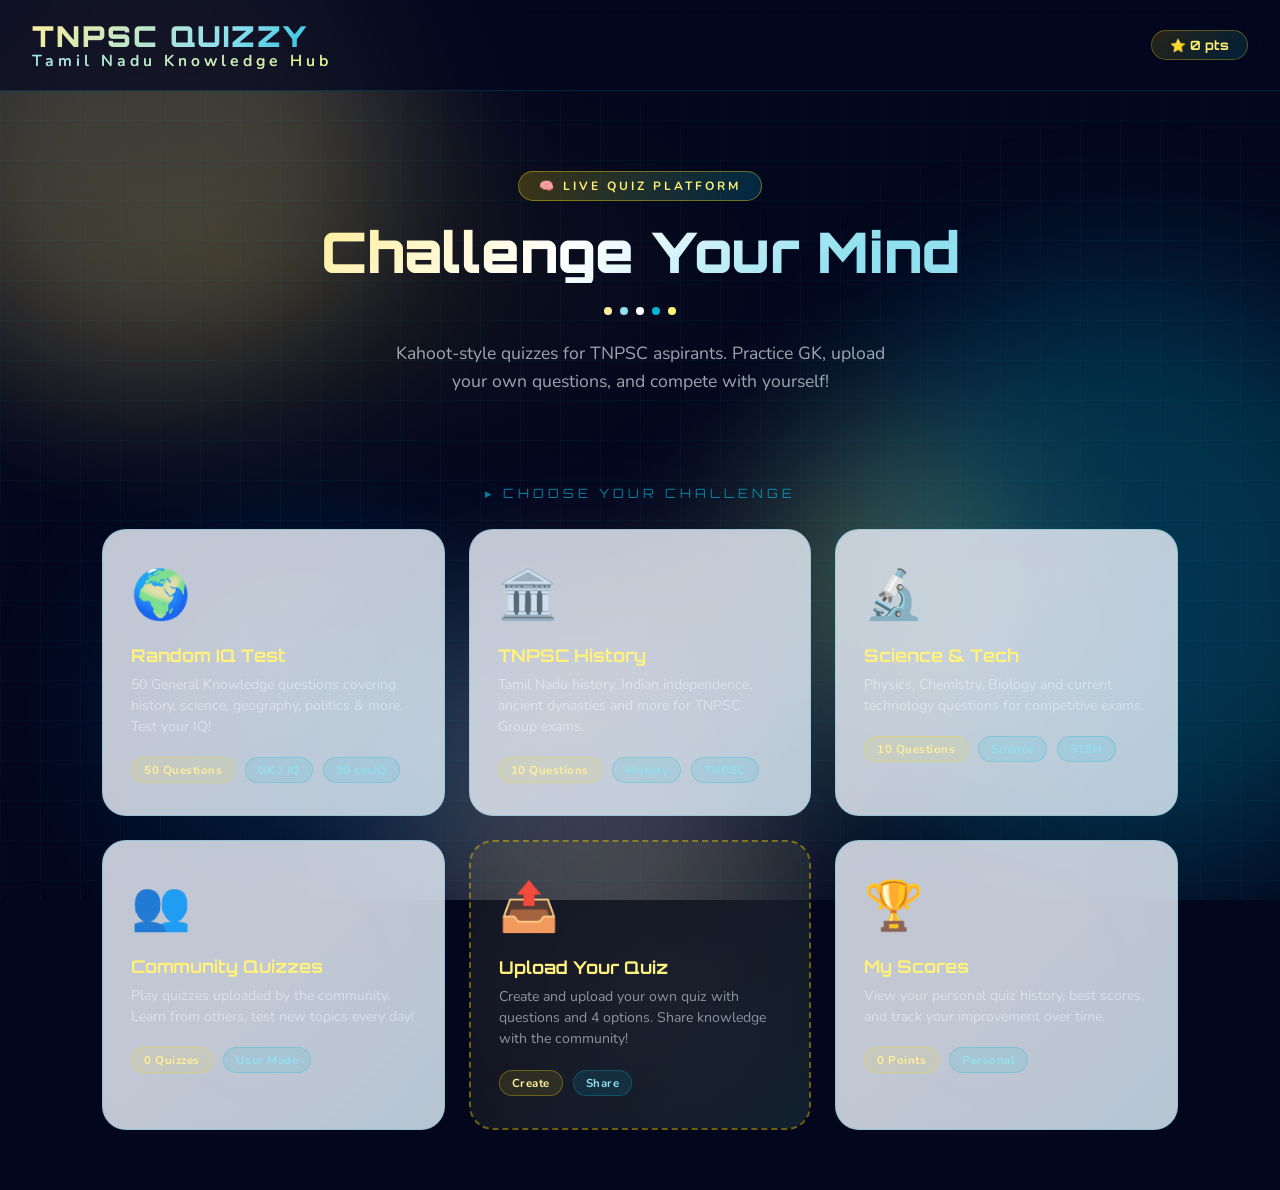
<file: tnpsc-quizzy.html>
<!DOCTYPE html>
<html lang="en">
<head>
<meta charset="UTF-8">
<meta name="viewport" content="width=device-width, initial-scale=1.0">
<title>TNPSC QUIZZY</title>
<link href="https://fonts.googleapis.com/css2?family=Exo+2:wght@400;600;700;900&family=Orbitron:wght@700;900&family=Nunito:wght@400;600;700;800&display=swap" rel="stylesheet">
<style>
  :root {
    --yellow: #ffee98;
    --yellow-light: #FFF176;
    --yellow-dark: #ffffff;
    --sky: #00B4D8;
    --sky-light: #90E0EF;
    --sky-dark: #0077B6;
    --bg: #03071E;
    --bg2: #05102e;
    --white: #F0F8FF;
    --card-bg: rgba(225, 231, 241, 0.85);
    --glass: rgba(117, 229, 251, 0.08);
    --radius: 20px;
    --shadow: 0 8px 40px rgba(0,180,216,0.18);
  }

  * { box-sizing: border-box; margin: 0; padding: 0; }

  body {
    font-family: 'Nunito', sans-serif;
    background: var(--bg);
    color: var(--white);
    min-height: 100vh;
    overflow-x: hidden;
  }

  /* ===== LIQUID CRYSTAL BACKGROUND ===== */
  .liquid-bg {
    position: fixed;
    inset: 0;
    z-index: 0;
    overflow: hidden;
    pointer-events: none;
  }

  .liquid-blob {
    position: absolute;
    border-radius: 50%;
    filter: blur(80px);
    opacity: 0.22;
    animation: blobMove 12s ease-in-out infinite alternate;
  }
  .lb1 { width: 500px; height: 500px; background: var(--yellow); top: -120px; left: -100px; animation-duration: 14s; }
  .lb2 { width: 600px; height: 600px; background: var(--sky); top: 30%; right: -150px; animation-duration: 18s; animation-delay: -4s; }
  .lb3 { width: 400px; height: 400px; background: var(--yellow-dark); bottom: -100px; left: 30%; animation-duration: 16s; animation-delay: -8s; }
  .lb4 { width: 350px; height: 350px; background: var(--sky-dark); top: 60%; left: 10%; animation-duration: 20s; animation-delay: -2s; }
  .lb5 { width: 280px; height: 280px; background: var(--yellow-light); bottom: 20%; right: 20%; animation-duration: 11s; animation-delay: -6s; }

  @keyframes blobMove {
    0% { transform: translate(0,0) scale(1); }
    33% { transform: translate(40px,-60px) scale(1.1); }
    66% { transform: translate(-30px,40px) scale(0.95); }
    100% { transform: translate(60px,20px) scale(1.05); }
  }

  .liquid-flow {
    position: absolute;
    inset: 0;
    background: 
      radial-gradient(ellipse 60% 40% at 20% 30%, rgba(255,214,0,0.07) 0%, transparent 70%),
      radial-gradient(ellipse 50% 60% at 80% 70%, rgba(0,180,216,0.09) 0%, transparent 70%);
    animation: flowShift 8s ease-in-out infinite alternate;
  }
  @keyframes flowShift {
    0% { opacity: 0.7; }
    100% { opacity: 1; }
  }

  /* Crystal grid overlay */
  .crystal-grid {
    position: absolute;
    inset: 0;
    background-image: 
      linear-gradient(rgba(0,180,216,0.04) 1px, transparent 1px),
      linear-gradient(90deg, rgba(0,180,216,0.04) 1px, transparent 1px);
    background-size: 40px 40px;
  }

  /* ===== MAIN WRAPPER ===== */
  .main-wrapper {
    position: relative;
    z-index: 1;
    min-height: 100vh;
  }

  /* ===== HEADER ===== */
  .header {
    display: flex;
    align-items: center;
    justify-content: space-between;
    padding: 18px 32px;
    background: rgba(3,7,30,0.7);
    backdrop-filter: blur(20px);
    border-bottom: 1.5px solid rgba(0,180,216,0.18);
    position: sticky;
    top: 0;
    z-index: 100;
  }

  .logo {
    font-family: 'Orbitron', sans-serif;
    font-size: clamp(1.2rem, 3vw, 1.8rem);
    font-weight: 900;
    letter-spacing: 2px;
    background: linear-gradient(135deg, var(--yellow) 0%, var(--sky-light) 60%, var(--sky) 100%);
    -webkit-background-clip: text;
    -webkit-text-fill-color: transparent;
    background-clip: text;
    text-shadow: none;
    animation: logoPulse 3s ease-in-out infinite;
  }
  @keyframes logoPulse {
    0%,100% { filter: brightness(1); }
    50% { filter: brightness(1.2) drop-shadow(0 0 12px rgba(255,214,0,0.5)); }
  }

  .logo-sub {
    font-size: 0.55em;
    font-family: 'Nunito', sans-serif;
    font-weight: 600;
    letter-spacing: 4px;
    display: block;
    background: linear-gradient(90deg, var(--sky-light), var(--yellow-light));
    -webkit-background-clip: text;
    -webkit-text-fill-color: transparent;
    background-clip: text;
    margin-top: -4px;
  }

  .header-score {
    display: flex;
    gap: 16px;
    align-items: center;
  }

  .score-badge {
    background: linear-gradient(135deg, rgba(255,214,0,0.15), rgba(0,180,216,0.15));
    border: 1.5px solid rgba(255,214,0,0.3);
    border-radius: 50px;
    padding: 6px 18px;
    font-family: 'Orbitron', sans-serif;
    font-size: 0.8rem;
    font-weight: 700;
    color: var(--yellow-light);
    display: flex;
    align-items: center;
    gap: 8px;
  }

  /* ===== SCREENS ===== */
  .screen {
    display: none;
    animation: screenIn 0.5s cubic-bezier(0.34,1.56,0.64,1) both;
  }
  .screen.active { display: block; }
  @keyframes screenIn {
    from { opacity: 0; transform: scale(0.95) translateY(20px); }
    to { opacity: 1; transform: scale(1) translateY(0); }
  }

  /* ===== HOME SCREEN ===== */
  #homeScreen {
    padding: 40px 20px 60px;
  }

  .hero {
    text-align: center;
    max-width: 700px;
    margin: 0 auto 50px;
    padding: 40px 20px;
  }

  .hero-badge {
    display: inline-block;
    background: linear-gradient(90deg, rgba(255,214,0,0.2), rgba(0,180,216,0.2));
    border: 1px solid rgba(255,214,0,0.4);
    border-radius: 50px;
    padding: 6px 20px;
    font-size: 0.75rem;
    font-weight: 700;
    letter-spacing: 3px;
    color: var(--yellow-light);
    text-transform: uppercase;
    margin-bottom: 20px;
    animation: badgePulse 2s ease-in-out infinite;
  }
  @keyframes badgePulse {
    0%,100% { box-shadow: 0 0 0 0 rgba(255,214,0,0.3); }
    50% { box-shadow: 0 0 20px 4px rgba(255,214,0,0.2); }
  }

  .hero h1 {
    font-family: 'Orbitron', sans-serif;
    font-size: clamp(2rem, 6vw, 3.5rem);
    font-weight: 900;
    line-height: 1.1;
    margin-bottom: 16px;
    background: linear-gradient(135deg, var(--yellow) 0%, #fff 40%, var(--sky-light) 80%);
    -webkit-background-clip: text;
    -webkit-text-fill-color: transparent;
    background-clip: text;
  }

  .hero p {
    font-size: 1.1rem;
    color: rgba(240,248,255,0.65);
    line-height: 1.6;
    max-width: 500px;
    margin: 0 auto;
  }

  /* Liquid waves decoration */
  .wave-divider {
    display: flex;
    align-items: center;
    justify-content: center;
    gap: 8px;
    margin: 24px 0;
  }
  .wave-dot {
    width: 8px; height: 8px;
    border-radius: 50%;
    animation: waveDot 1.5s ease-in-out infinite;
  }
  .wave-dot:nth-child(1) { background: var(--yellow); animation-delay: 0s; }
  .wave-dot:nth-child(2) { background: var(--sky-light); animation-delay: 0.2s; }
  .wave-dot:nth-child(3) { background: var(--yellow-dark); animation-delay: 0.4s; }
  .wave-dot:nth-child(4) { background: var(--sky); animation-delay: 0.6s; }
  .wave-dot:nth-child(5) { background: var(--yellow-light); animation-delay: 0.8s; }
  @keyframes waveDot {
    0%,100% { transform: scale(1); opacity: 0.5; }
    50% { transform: scale(1.6); opacity: 1; }
  }

  /* ===== QUIZ CARDS GRID ===== */
  .quiz-grid {
    display: grid;
    grid-template-columns: repeat(auto-fit, minmax(280px, 1fr));
    gap: 24px;
    max-width: 1100px;
    margin: 0 auto;
    padding: 0 12px;
  }

  .quiz-card {
    background: var(--card-bg);
    border-radius: 24px;
    padding: 32px 28px;
    border: 1.5px solid rgba(0,180,216,0.2);
    cursor: pointer;
    position: relative;
    overflow: hidden;
    transition: transform 0.3s cubic-bezier(0.34,1.56,0.64,1), box-shadow 0.3s ease, border-color 0.3s;
    backdrop-filter: blur(12px);
  }

  .quiz-card::before {
    content: '';
    position: absolute;
    inset: 0;
    background: linear-gradient(135deg, transparent 40%, rgba(0,180,216,0.06));
    pointer-events: none;
  }

  .quiz-card::after {
    content: '';
    position: absolute;
    top: -100%;
    left: -100%;
    width: 300%;
    height: 300%;
    background: radial-gradient(circle, rgba(255,255,255,0.06) 0%, transparent 60%);
    transition: transform 0.6s ease;
    pointer-events: none;
  }

  .quiz-card:hover::after {
    transform: translate(33%, 33%);
  }

  .quiz-card:hover {
    transform: translateY(-8px) scale(1.02);
    border-color: rgba(255,214,0,0.5);
    box-shadow: 0 20px 60px rgba(255,214,0,0.15), 0 0 40px rgba(0,180,216,0.1);
  }

  .card-icon {
    font-size: 3rem;
    margin-bottom: 16px;
    display: block;
    animation: iconFloat 3s ease-in-out infinite;
  }
  @keyframes iconFloat {
    0%,100% { transform: translateY(0); }
    50% { transform: translateY(-6px); }
  }

  .card-title {
    font-family: 'Orbitron', sans-serif;
    font-size: 1.1rem;
    font-weight: 700;
    color: var(--yellow-light);
    margin-bottom: 8px;
  }

  .card-desc {
    font-size: 0.88rem;
    color: rgba(240,248,255,0.55);
    line-height: 1.5;
    margin-bottom: 20px;
  }

  .card-meta {
    display: flex;
    gap: 10px;
    flex-wrap: wrap;
  }

  .meta-chip {
    background: rgba(0,180,216,0.12);
    border: 1px solid rgba(0,180,216,0.25);
    border-radius: 50px;
    padding: 4px 12px;
    font-size: 0.72rem;
    font-weight: 700;
    color: var(--sky-light);
    letter-spacing: 0.5px;
  }

  .meta-chip.yellow {
    background: rgba(255,214,0,0.1);
    border-color: rgba(255,214,0,0.3);
    color: var(--yellow);
  }

  /* Upload card special */
  .quiz-card.upload-card {
    border: 2px dashed rgba(255,214,0,0.4);
    background: rgba(255,214,0,0.04);
  }
  .quiz-card.upload-card:hover {
    border-color: var(--yellow);
    background: rgba(255,214,0,0.08);
    box-shadow: 0 20px 60px rgba(255,214,0,0.2);
  }

  /* ===== BUTTONS ===== */
  .btn {
    display: inline-flex;
    align-items: center;
    gap: 8px;
    padding: 14px 28px;
    border-radius: 50px;
    font-family: 'Exo 2', sans-serif;
    font-weight: 700;
    font-size: 1rem;
    cursor: pointer;
    border: none;
    transition: all 0.3s cubic-bezier(0.34,1.56,0.64,1);
    position: relative;
    overflow: hidden;
    text-decoration: none;
    letter-spacing: 0.5px;
  }

  .btn::before {
    content: '';
    position: absolute;
    top: 50%; left: 50%;
    width: 0; height: 0;
    background: rgba(255,255,255,0.2);
    border-radius: 50%;
    transform: translate(-50%,-50%);
    transition: width 0.5s ease, height 0.5s ease, opacity 0.5s;
    opacity: 0;
  }

  .btn:active::before {
    width: 300px; height: 300px;
    opacity: 0;
  }

  .btn-primary {
    background: linear-gradient(135deg, var(--yellow) 0%, var(--yellow-dark) 100%);
    color: #1a0a00;
    box-shadow: 0 4px 20px rgba(255,214,0,0.35);
  }
  .btn-primary:hover {
    transform: translateY(-3px) scale(1.04);
    box-shadow: 0 10px 35px rgba(255,214,0,0.5);
    filter: brightness(1.1);
  }

  .btn-secondary {
    background: linear-gradient(135deg, var(--sky-dark) 0%, var(--sky) 100%);
    color: #fff;
    box-shadow: 0 4px 20px rgba(0,180,216,0.35);
  }
  .btn-secondary:hover {
    transform: translateY(-3px) scale(1.04);
    box-shadow: 0 10px 35px rgba(0,180,216,0.5);
  }

  .btn-ghost {
    background: transparent;
    color: rgba(240,248,255,0.7);
    border: 1.5px solid rgba(240,248,255,0.2);
  }
  .btn-ghost:hover {
    background: rgba(240,248,255,0.06);
    border-color: rgba(240,248,255,0.4);
    color: var(--white);
  }

  .btn-danger {
    background: linear-gradient(135deg, #e63946, #c1121f);
    color: #fff;
    box-shadow: 0 4px 20px rgba(230,57,70,0.35);
  }

  /* ===== UPLOAD SCREEN ===== */
  #uploadScreen {
    padding: 40px 20px 80px;
    max-width: 820px;
    margin: 0 auto;
  }

  .screen-header {
    text-align: center;
    margin-bottom: 40px;
  }

  .screen-header h2 {
    font-family: 'Orbitron', sans-serif;
    font-size: clamp(1.5rem, 4vw, 2.2rem);
    font-weight: 900;
    background: linear-gradient(135deg, var(--yellow), var(--sky-light));
    -webkit-background-clip: text;
    -webkit-text-fill-color: transparent;
    background-clip: text;
    margin-bottom: 8px;
  }

  .screen-header p {
    color: rgba(240,248,255,0.5);
    font-size: 0.95rem;
  }

  .upload-form-container {
    display: flex;
    flex-direction: column;
    gap: 24px;
  }

  .question-card {
    background: rgba(0,20,50,0.8);
    border: 1.5px solid rgba(0,180,216,0.2);
    border-radius: 20px;
    padding: 28px;
    backdrop-filter: blur(12px);
    position: relative;
    animation: cardSlideIn 0.4s cubic-bezier(0.34,1.56,0.64,1) both;
  }
  @keyframes cardSlideIn {
    from { opacity: 0; transform: translateY(30px) scale(0.97); }
    to { opacity: 1; transform: translateY(0) scale(1); }
  }

  .q-card-header {
    display: flex;
    align-items: center;
    justify-content: space-between;
    margin-bottom: 20px;
  }

  .q-number {
    font-family: 'Orbitron', sans-serif;
    font-size: 0.9rem;
    font-weight: 700;
    color: var(--sky);
    background: rgba(0,180,216,0.1);
    border: 1px solid rgba(0,180,216,0.25);
    padding: 4px 14px;
    border-radius: 50px;
  }

  .remove-btn {
    background: rgba(230,57,70,0.15);
    border: 1px solid rgba(230,57,70,0.3);
    color: #ff6b7a;
    border-radius: 50%;
    width: 34px; height: 34px;
    display: flex;
    align-items: center;
    justify-content: center;
    cursor: pointer;
    font-size: 1.1rem;
    transition: all 0.2s;
    flex-shrink: 0;
  }
  .remove-btn:hover { background: rgba(230,57,70,0.3); transform: scale(1.1); }

  .form-field {
    margin-bottom: 16px;
  }

  .form-label {
    display: block;
    font-size: 0.8rem;
    font-weight: 700;
    color: var(--sky-light);
    text-transform: uppercase;
    letter-spacing: 1px;
    margin-bottom: 8px;
  }

  .form-input {
    width: 100%;
    background: rgba(0,180,216,0.05);
    border: 1.5px solid rgba(0,180,216,0.2);
    border-radius: 12px;
    padding: 12px 16px;
    color: var(--white);
    font-family: 'Nunito', sans-serif;
    font-size: 0.95rem;
    transition: all 0.25s;
    outline: none;
    resize: none;
  }
  .form-input:focus {
    border-color: var(--sky);
    background: rgba(0,180,216,0.1);
    box-shadow: 0 0 0 3px rgba(0,180,216,0.12);
  }
  .form-input::placeholder { color: rgba(240,248,255,0.25); }

  .options-grid {
    display: grid;
    grid-template-columns: 1fr 1fr;
    gap: 12px;
  }

  .option-wrapper {
    position: relative;
  }

  .option-label-indicator {
    position: absolute;
    left: 12px;
    top: 50%;
    transform: translateY(-50%);
    width: 26px; height: 26px;
    border-radius: 8px;
    display: flex;
    align-items: center;
    justify-content: center;
    font-size: 0.75rem;
    font-weight: 800;
    pointer-events: none;
    z-index: 1;
  }

  .opt-a { background: rgba(255,75,75,0.25); color: #ff6b6b; }
  .opt-b { background: rgba(0,214,143,0.25); color: #00d68f; }
  .opt-c { background: rgba(255,214,0,0.25); color: var(--yellow); }
  .opt-d { background: rgba(0,180,216,0.25); color: var(--sky-light); }

  .form-input.with-indicator { padding-left: 46px; }

  .correct-select {
    margin-top: 16px;
  }

  .correct-select select {
    background: rgba(0,120,70,0.15);
    border: 1.5px solid rgba(0,214,143,0.3);
    color: #00d68f;
  }
  .correct-select select option {
    background: #05102e;
    color: var(--white);
  }

  .add-question-btn {
    display: flex;
    align-items: center;
    justify-content: center;
    gap: 12px;
    padding: 20px;
    border: 2px dashed rgba(255,214,0,0.35);
    border-radius: 20px;
    background: rgba(255,214,0,0.04);
    cursor: pointer;
    transition: all 0.3s ease;
    color: var(--yellow);
    font-family: 'Exo 2', sans-serif;
    font-weight: 700;
    font-size: 1rem;
    width: 100%;
  }
  .add-question-btn:hover {
    border-color: var(--yellow);
    background: rgba(255,214,0,0.09);
    transform: translateY(-2px);
    box-shadow: 0 8px 30px rgba(255,214,0,0.15);
  }

  .save-bar {
    display: flex;
    gap: 12px;
    justify-content: flex-end;
    flex-wrap: wrap;
    padding: 20px 0 0;
  }

  /* Saved quizzes list */
  .saved-section {
    margin-top: 48px;
  }

  .saved-section h3 {
    font-family: 'Orbitron', sans-serif;
    font-size: 1.1rem;
    color: var(--sky-light);
    margin-bottom: 16px;
    padding-bottom: 10px;
    border-bottom: 1px solid rgba(0,180,216,0.15);
  }

  .saved-quiz-item {
    background: rgba(0,20,50,0.7);
    border: 1px solid rgba(0,180,216,0.15);
    border-radius: 14px;
    padding: 16px 20px;
    margin-bottom: 10px;
    display: flex;
    align-items: center;
    justify-content: space-between;
    gap: 12px;
    transition: all 0.25s;
  }
  .saved-quiz-item:hover { border-color: rgba(0,180,216,0.35); background: rgba(0,20,50,0.9); }

  .saved-quiz-info h4 {
    font-weight: 700;
    font-size: 0.95rem;
    color: var(--yellow-light);
    margin-bottom: 4px;
  }

  .saved-quiz-info p {
    font-size: 0.78rem;
    color: rgba(240,248,255,0.45);
  }

  .saved-quiz-actions {
    display: flex;
    gap: 8px;
    flex-shrink: 0;
  }

  .icon-btn {
    width: 36px; height: 36px;
    border-radius: 10px;
    border: none;
    cursor: pointer;
    display: flex;
    align-items: center;
    justify-content: center;
    font-size: 1rem;
    transition: all 0.2s;
  }

  .icon-btn.play { background: rgba(0,214,143,0.15); color: #00d68f; border: 1px solid rgba(0,214,143,0.3); }
  .icon-btn.play:hover { background: rgba(0,214,143,0.3); transform: scale(1.1); }
  .icon-btn.del { background: rgba(230,57,70,0.15); color: #ff6b7a; border: 1px solid rgba(230,57,70,0.3); }
  .icon-btn.del:hover { background: rgba(230,57,70,0.3); transform: scale(1.1); }

  /* ===== QUIZ PLAY SCREEN ===== */
  #quizScreen {
    padding: 24px 20px 80px;
    max-width: 900px;
    margin: 0 auto;
  }

  .quiz-top-bar {
    display: flex;
    align-items: center;
    justify-content: space-between;
    margin-bottom: 30px;
    flex-wrap: wrap;
    gap: 12px;
  }

  .quiz-title-bar {
    font-family: 'Orbitron', sans-serif;
    font-size: 1rem;
    color: var(--sky-light);
    font-weight: 700;
  }

  .progress-info {
    display: flex;
    align-items: center;
    gap: 16px;
  }

  .q-counter {
    font-family: 'Orbitron', sans-serif;
    font-size: 0.85rem;
    color: rgba(240,248,255,0.5);
  }

  .q-counter span {
    color: var(--yellow);
    font-size: 1rem;
  }

  /* Progress bar */
  .progress-bar-wrap {
    height: 6px;
    background: rgba(255,255,255,0.08);
    border-radius: 10px;
    margin-bottom: 30px;
    overflow: hidden;
  }

  .progress-bar-fill {
    height: 100%;
    border-radius: 10px;
    background: linear-gradient(90deg, var(--yellow), var(--sky));
    transition: width 0.5s cubic-bezier(0.34,1.56,0.64,1);
    box-shadow: 0 0 12px rgba(255,214,0,0.4);
  }

  /* Timer */
  .timer-ring-wrap {
    display: flex;
    flex-direction: column;
    align-items: center;
    margin-bottom: 24px;
  }

  .timer-ring {
    position: relative;
    width: 80px; height: 80px;
  }

  .timer-ring svg {
    transform: rotate(-90deg);
  }

  .timer-ring circle {
    fill: none;
    stroke-width: 6;
    stroke-linecap: round;
  }

  .timer-bg { stroke: rgba(255,255,255,0.08); }
  .timer-fill {
    stroke: var(--yellow);
    transition: stroke-dashoffset 1s linear, stroke 0.5s;
  }

  .timer-text {
    position: absolute;
    top: 50%; left: 50%;
    transform: translate(-50%,-50%);
    font-family: 'Orbitron', sans-serif;
    font-size: 1.3rem;
    font-weight: 900;
    color: var(--yellow-light);
    line-height: 1;
  }

  /* Question display */
  .question-box {
    background: rgba(0,20,50,0.85);
    border: 1.5px solid rgba(0,180,216,0.25);
    border-radius: 24px;
    padding: 32px;
    margin-bottom: 28px;
    text-align: center;
    backdrop-filter: blur(12px);
    position: relative;
    overflow: hidden;
    animation: questionPop 0.5s cubic-bezier(0.34,1.56,0.64,1) both;
  }
  @keyframes questionPop {
    from { opacity: 0; transform: scale(0.9); }
    to { opacity: 1; transform: scale(1); }
  }

  .question-box::before {
    content: '';
    position: absolute;
    top: 0; left: 0; right: 0;
    height: 3px;
    background: linear-gradient(90deg, var(--yellow), var(--sky));
  }

  .q-number-tag {
    font-size: 0.75rem;
    font-weight: 700;
    color: var(--sky);
    text-transform: uppercase;
    letter-spacing: 2px;
    margin-bottom: 12px;
  }

  .question-text {
    font-size: clamp(1rem, 3vw, 1.3rem);
    font-weight: 700;
    color: var(--white);
    line-height: 1.5;
  }

  /* Options */
  .options-grid-play {
    display: grid;
    grid-template-columns: 1fr 1fr;
    gap: 14px;
    margin-bottom: 24px;
  }

  @media(max-width: 580px) {
    .options-grid-play { grid-template-columns: 1fr; }
    .options-grid { grid-template-columns: 1fr; }
  }

  .option-btn {
    background: rgba(0,20,50,0.8);
    border: 2px solid rgba(255,255,255,0.1);
    border-radius: 18px;
    padding: 18px 20px;
    cursor: pointer;
    display: flex;
    align-items: center;
    gap: 14px;
    transition: all 0.28s cubic-bezier(0.34,1.56,0.64,1);
    text-align: left;
    color: var(--white);
    font-family: 'Nunito', sans-serif;
    font-size: 0.95rem;
    font-weight: 600;
    backdrop-filter: blur(8px);
    position: relative;
    overflow: hidden;
  }

  .option-btn::before {
    content: '';
    position: absolute;
    inset: 0;
    opacity: 0;
    transition: opacity 0.3s;
  }

  .option-btn:hover:not(:disabled) {
    transform: scale(1.03) translateY(-2px);
    border-color: rgba(255,214,0,0.5);
    background: rgba(255,214,0,0.06);
    box-shadow: 0 8px 30px rgba(255,214,0,0.15);
  }

  .option-btn:disabled { cursor: default; }

  .option-btn.correct {
    border-color: #00d68f !important;
    background: rgba(0,214,143,0.15) !important;
    box-shadow: 0 0 30px rgba(0,214,143,0.3) !important;
    animation: correctPop 0.5s cubic-bezier(0.34,1.56,0.64,1);
  }
  @keyframes correctPop {
    0% { transform: scale(1); }
    50% { transform: scale(1.06); }
    100% { transform: scale(1); }
  }

  .option-btn.wrong {
    border-color: #e63946 !important;
    background: rgba(230,57,70,0.15) !important;
    animation: wrongShake 0.4s ease;
  }
  @keyframes wrongShake {
    0%,100% { transform: translateX(0); }
    25% { transform: translateX(-8px); }
    75% { transform: translateX(8px); }
  }

  .option-letter {
    width: 36px; height: 36px;
    border-radius: 10px;
    display: flex;
    align-items: center;
    justify-content: center;
    font-weight: 800;
    font-size: 0.85rem;
    flex-shrink: 0;
    transition: all 0.25s;
  }

  .opt-A-btn { background: rgba(255,75,75,0.2); color: #ff6b6b; border: 1px solid rgba(255,75,75,0.3); }
  .opt-B-btn { background: rgba(0,214,143,0.2); color: #00d68f; border: 1px solid rgba(0,214,143,0.3); }
  .opt-C-btn { background: rgba(255,214,0,0.2); color: var(--yellow); border: 1px solid rgba(255,214,0,0.3); }
  .opt-D-btn { background: rgba(0,180,216,0.2); color: var(--sky-light); border: 1px solid rgba(0,180,216,0.3); }

  /* Result feedback */
  .result-feedback {
    display: none;
    text-align: center;
    padding: 16px;
    border-radius: 14px;
    margin-bottom: 20px;
    font-family: 'Exo 2', sans-serif;
    font-weight: 700;
    font-size: 1.1rem;
    animation: feedbackIn 0.4s cubic-bezier(0.34,1.56,0.64,1);
  }
  @keyframes feedbackIn {
    from { opacity: 0; transform: scale(0.8); }
    to { opacity: 1; transform: scale(1); }
  }

  .result-feedback.correct-fb {
    display: block;
    background: rgba(0,214,143,0.12);
    border: 1.5px solid rgba(0,214,143,0.3);
    color: #00d68f;
  }

  .result-feedback.wrong-fb {
    display: block;
    background: rgba(230,57,70,0.12);
    border: 1.5px solid rgba(230,57,70,0.3);
    color: #ff6b7a;
  }

  .next-btn-wrap {
    display: flex;
    justify-content: center;
  }

  /* ===== RESULT SCREEN ===== */
  #resultScreen {
    padding: 40px 20px 80px;
    max-width: 700px;
    margin: 0 auto;
    text-align: center;
  }

  .trophy-anim {
    font-size: 5rem;
    animation: trophyBounce 1s cubic-bezier(0.34,1.56,0.64,1) both;
    display: block;
    margin-bottom: 20px;
  }
  @keyframes trophyBounce {
    from { opacity: 0; transform: scale(0) rotate(-20deg); }
    to { opacity: 1; transform: scale(1) rotate(0); }
  }

  .result-score-big {
    font-family: 'Orbitron', sans-serif;
    font-size: clamp(3rem, 10vw, 5rem);
    font-weight: 900;
    background: linear-gradient(135deg, var(--yellow), var(--sky-light));
    -webkit-background-clip: text;
    -webkit-text-fill-color: transparent;
    background-clip: text;
    line-height: 1;
    margin-bottom: 8px;
    animation: scorePop 0.8s 0.3s cubic-bezier(0.34,1.56,0.64,1) both;
  }
  @keyframes scorePop {
    from { opacity: 0; transform: scale(0.5); }
    to { opacity: 1; transform: scale(1); }
  }

  .result-label {
    font-size: 1rem;
    color: rgba(240,248,255,0.55);
    margin-bottom: 30px;
  }

  .result-stats {
    display: grid;
    grid-template-columns: repeat(3, 1fr);
    gap: 16px;
    margin-bottom: 40px;
  }

  @media(max-width:480px) {
    .result-stats { grid-template-columns: 1fr 1fr; }
  }

  .stat-box {
    background: rgba(0,20,50,0.8);
    border: 1.5px solid rgba(0,180,216,0.2);
    border-radius: 18px;
    padding: 20px 12px;
    animation: statIn 0.5s cubic-bezier(0.34,1.56,0.64,1) both;
  }
  .stat-box:nth-child(1) { animation-delay: 0.4s; }
  .stat-box:nth-child(2) { animation-delay: 0.5s; }
  .stat-box:nth-child(3) { animation-delay: 0.6s; }
  @keyframes statIn {
    from { opacity: 0; transform: translateY(20px); }
    to { opacity: 1; transform: translateY(0); }
  }

  .stat-val {
    font-family: 'Orbitron', sans-serif;
    font-size: 1.8rem;
    font-weight: 900;
    color: var(--yellow);
    margin-bottom: 4px;
  }

  .stat-name {
    font-size: 0.75rem;
    font-weight: 700;
    color: rgba(240,248,255,0.45);
    text-transform: uppercase;
    letter-spacing: 1px;
  }

  .result-message {
    font-size: 1.1rem;
    font-weight: 600;
    color: var(--sky-light);
    margin-bottom: 32px;
    padding: 16px 24px;
    background: rgba(0,180,216,0.08);
    border: 1px solid rgba(0,180,216,0.2);
    border-radius: 14px;
  }

  .result-actions {
    display: flex;
    gap: 14px;
    justify-content: center;
    flex-wrap: wrap;
  }

  /* ===== TOAST ===== */
  .toast-container {
    position: fixed;
    bottom: 24px;
    right: 24px;
    z-index: 9999;
    display: flex;
    flex-direction: column;
    gap: 10px;
    pointer-events: none;
  }

  .toast {
    background: rgba(0,20,50,0.95);
    border: 1.5px solid rgba(0,180,216,0.3);
    border-radius: 14px;
    padding: 14px 20px;
    font-size: 0.9rem;
    font-weight: 600;
    color: var(--white);
    backdrop-filter: blur(20px);
    animation: toastIn 0.4s cubic-bezier(0.34,1.56,0.64,1) both, toastOut 0.4s 2.5s ease forwards;
    display: flex;
    align-items: center;
    gap: 10px;
    max-width: 320px;
    box-shadow: 0 8px 30px rgba(0,0,0,0.4);
  }
  @keyframes toastIn {
    from { opacity: 0; transform: translateX(60px); }
    to { opacity: 1; transform: translateX(0); }
  }
  @keyframes toastOut {
    from { opacity: 1; transform: translateX(0); }
    to { opacity: 0; transform: translateX(60px); }
  }

  .toast.success { border-color: rgba(0,214,143,0.4); }
  .toast.error { border-color: rgba(230,57,70,0.4); }

  /* ===== QUIZ SELECTION MODAL ===== */
  .modal-overlay {
    display: none;
    position: fixed;
    inset: 0;
    background: rgba(3,7,30,0.85);
    backdrop-filter: blur(10px);
    z-index: 1000;
    align-items: center;
    justify-content: center;
    padding: 20px;
  }
  .modal-overlay.open { display: flex; }

  .modal-box {
    background: rgba(3,15,40,0.98);
    border: 1.5px solid rgba(0,180,216,0.25);
    border-radius: 24px;
    padding: 36px 32px;
    max-width: 520px;
    width: 100%;
    animation: modalIn 0.4s cubic-bezier(0.34,1.56,0.64,1) both;
    max-height: 80vh;
    overflow-y: auto;
  }
  @keyframes modalIn {
    from { opacity: 0; transform: scale(0.85) translateY(30px); }
    to { opacity: 1; transform: scale(1) translateY(0); }
  }

  .modal-box h3 {
    font-family: 'Orbitron', sans-serif;
    font-size: 1.2rem;
    color: var(--yellow-light);
    margin-bottom: 6px;
  }

  .modal-box p {
    font-size: 0.85rem;
    color: rgba(240,248,255,0.45);
    margin-bottom: 24px;
  }

  .modal-quiz-list {
    display: flex;
    flex-direction: column;
    gap: 10px;
    margin-bottom: 20px;
  }

  .modal-quiz-btn {
    background: rgba(0,180,216,0.08);
    border: 1.5px solid rgba(0,180,216,0.2);
    border-radius: 14px;
    padding: 16px 20px;
    cursor: pointer;
    text-align: left;
    transition: all 0.25s;
    color: var(--white);
    display: flex;
    justify-content: space-between;
    align-items: center;
  }
  .modal-quiz-btn:hover {
    border-color: var(--yellow);
    background: rgba(255,214,0,0.07);
    transform: translateX(4px);
  }
  .modal-quiz-btn strong { font-size: 0.95rem; font-weight: 700; display: block; }
  .modal-quiz-btn span { font-size: 0.75rem; color: rgba(240,248,255,0.4); }

  /* ===== PARTICLE BURST ===== */
  .particle-burst {
    position: fixed;
    pointer-events: none;
    z-index: 9998;
  }
  .particle {
    position: absolute;
    width: 8px; height: 8px;
    border-radius: 50%;
    animation: particleFly 0.8s ease-out forwards;
  }
  @keyframes particleFly {
    0% { opacity: 1; transform: translate(0,0) scale(1); }
    100% { opacity: 0; transform: var(--translate) scale(0.2); }
  }

  /* Section title for home */
  .section-title {
    text-align: center;
    font-family: 'Orbitron', sans-serif;
    font-size: 0.8rem;
    letter-spacing: 4px;
    color: var(--sky);
    text-transform: uppercase;
    margin-bottom: 28px;
    opacity: 0.7;
  }

  /* Ripple effect on cards */
  @keyframes ripple {
    0% { transform: translate(-50%,-50%) scale(0); opacity: 0.5; }
    100% { transform: translate(-50%,-50%) scale(4); opacity: 0; }
  }

  /* Responsive */
  @media(max-width: 600px) {
    .header { padding: 14px 16px; }
    .quiz-grid { grid-template-columns: 1fr; }
    .question-box { padding: 22px 18px; }
    .option-btn { padding: 14px 16px; font-size: 0.88rem; }
    .result-stats { grid-template-columns: 1fr 1fr; }
  }

  /* Scrollbar */
  ::-webkit-scrollbar { width: 6px; }
  ::-webkit-scrollbar-track { background: rgba(255,255,255,0.03); }
  ::-webkit-scrollbar-thumb { background: rgba(0,180,216,0.3); border-radius: 10px; }
  ::-webkit-scrollbar-thumb:hover { background: rgba(0,180,216,0.5); }

  /* Nav back btn */
  .back-btn {
    display: inline-flex;
    align-items: center;
    gap: 8px;
    color: rgba(240,248,255,0.5);
    cursor: pointer;
    font-size: 0.85rem;
    font-weight: 600;
    transition: color 0.2s;
    background: none;
    border: none;
    padding: 0;
    margin-bottom: 24px;
  }
  .back-btn:hover { color: var(--sky-light); }

  /* Empty state */
  .empty-state {
    text-align: center;
    padding: 40px 20px;
    color: rgba(240,248,255,0.3);
    font-size: 0.9rem;
  }
  .empty-state .empty-icon { font-size: 3rem; display: block; margin-bottom: 12px; }

  /* Loading dots */
  .loading-dots {
    display: inline-flex;
    gap: 4px;
    align-items: center;
  }
  .loading-dots span {
    width: 6px; height: 6px;
    border-radius: 50%;
    background: var(--sky-light);
    animation: dotBounce 1s ease-in-out infinite;
  }
  .loading-dots span:nth-child(2) { animation-delay: 0.2s; }
  .loading-dots span:nth-child(3) { animation-delay: 0.4s; }
  @keyframes dotBounce {
    0%,100% { transform: translateY(0); }
    50% { transform: translateY(-6px); }
  }

</style>
</head>
<body>

<!-- Liquid Crystal Background -->
<div class="liquid-bg">
  <div class="lb1 liquid-blob"></div>
  <div class="lb2 liquid-blob"></div>
  <div class="lb3 liquid-blob"></div>
  <div class="lb4 liquid-blob"></div>
  <div class="lb5 liquid-blob"></div>
  <div class="liquid-flow"></div>
  <div class="crystal-grid"></div>
</div>

<!-- Header -->
<header class="header">
  <div class="logo">
    TNPSC QUIZZY
    <span class="logo-sub">Tamil Nadu Knowledge Hub</span>
  </div>
  <div class="header-score">
    <div class="score-badge" id="totalScoreBadge">⭐ 0 pts</div>
  </div>
</header>

<!-- Main Wrapper -->
<div class="main-wrapper">

  <!-- ===== HOME SCREEN ===== -->
  <div id="homeScreen" class="screen active">
    <div class="hero">
      <div class="hero-badge">🧠 Live Quiz Platform</div>
      <h1>Challenge Your Mind</h1>
      <div class="wave-divider">
        <div class="wave-dot"></div>
        <div class="wave-dot"></div>
        <div class="wave-dot"></div>
        <div class="wave-dot"></div>
        <div class="wave-dot"></div>
      </div>
      <p>Kahoot-style quizzes for TNPSC aspirants. Practice GK, upload your own questions, and compete with yourself!</p>
    </div>

    <p class="section-title">▸ Choose Your Challenge</p>

    <div class="quiz-grid">
      <!-- Random IQ / GK Quiz -->
      <div class="quiz-card" onclick="startGKQuiz()">
        <span class="card-icon">🌍</span>
        <div class="card-title">Random IQ Test</div>
        <div class="card-desc">50 General Knowledge questions covering history, science, geography, politics & more. Test your IQ!</div>
        <div class="card-meta">
          <span class="meta-chip yellow">50 Questions</span>
          <span class="meta-chip">GK / IQ</span>
          <span class="meta-chip">20 sec/Q</span>
        </div>
      </div>

      <!-- TNPSC History -->
      <div class="quiz-card" onclick="startCustomCategoryQuiz('tnpsc_history')">
        <span class="card-icon">🏛️</span>
        <div class="card-title">TNPSC History</div>
        <div class="card-desc">Tamil Nadu history, Indian independence, ancient dynasties and more for TNPSC Group exams.</div>
        <div class="card-meta">
          <span class="meta-chip yellow">10 Questions</span>
          <span class="meta-chip">History</span>
          <span class="meta-chip">TNPSC</span>
        </div>
      </div>

      <!-- Science Quiz -->
      <div class="quiz-card" onclick="startCustomCategoryQuiz('science')">
        <span class="card-icon">🔬</span>
        <div class="card-title">Science & Tech</div>
        <div class="card-desc">Physics, Chemistry, Biology and current technology questions for competitive exams.</div>
        <div class="card-meta">
          <span class="meta-chip yellow">10 Questions</span>
          <span class="meta-chip">Science</span>
          <span class="meta-chip">STEM</span>
        </div>
      </div>

      <!-- User Quizzes -->
      <div class="quiz-card" onclick="openUserQuizzesModal()">
        <span class="card-icon">👥</span>
        <div class="card-title">Community Quizzes</div>
        <div class="card-desc">Play quizzes uploaded by the community. Learn from others, test new topics every day!</div>
        <div class="card-meta">
          <span class="meta-chip yellow" id="communityCount">0 Quizzes</span>
          <span class="meta-chip">User Made</span>
        </div>
      </div>

      <!-- Upload Quiz -->
      <div class="quiz-card upload-card" onclick="showScreen('uploadScreen')">
        <span class="card-icon">📤</span>
        <div class="card-title">Upload Your Quiz</div>
        <div class="card-desc">Create and upload your own quiz with questions and 4 options. Share knowledge with the community!</div>
        <div class="card-meta">
          <span class="meta-chip yellow">Create</span>
          <span class="meta-chip">Share</span>
        </div>
      </div>

      <!-- Leaderboard info -->
      <div class="quiz-card" onclick="showLeaderboard()">
        <span class="card-icon">🏆</span>
        <div class="card-title">My Scores</div>
        <div class="card-desc">View your personal quiz history, best scores, and track your improvement over time.</div>
        <div class="card-meta">
          <span class="meta-chip yellow" id="totalScoreChip">0 Points</span>
          <span class="meta-chip">Personal</span>
        </div>
      </div>
    </div>
  </div>

  <!-- ===== UPLOAD SCREEN ===== -->
  <div id="uploadScreen" class="screen">
    <div style="max-width:820px;margin:0 auto;padding:40px 20px 80px;">
      <button class="back-btn" onclick="showScreen('homeScreen')">← Back to Home</button>
      <div class="screen-header">
        <h2>📤 Upload Your Quiz</h2>
        <p>Add questions with 4 options each. Save and play your own quiz!</p>
      </div>

      <div style="margin-bottom:20px;">
        <label class="form-label" style="margin-bottom:10px;">Quiz Title</label>
        <input type="text" class="form-input" id="quizTitleInput" placeholder="e.g. Tamil Nadu Geography Quiz..." maxlength="80">
      </div>

      <div class="upload-form-container" id="questionsList"></div>

      <button class="add-question-btn" onclick="addQuestionField()">
        <span style="font-size:1.4rem">＋</span> Add Another Question
      </button>

      <div class="save-bar">
        <button class="btn btn-ghost" onclick="clearUploadForm()">🗑️ Clear All</button>
        <button class="btn btn-primary" onclick="saveQuiz()">💾 Save Quiz</button>
      </div>

      <div class="saved-section">
        <h3>📚 Saved Community Quizzes</h3>
        <div id="savedQuizzesList"></div>
      </div>
    </div>
  </div>

  <!-- ===== QUIZ SCREEN ===== -->
  <div id="quizScreen" class="screen">
    <button class="back-btn" onclick="confirmQuit()">← Quit Quiz</button>

    <div class="quiz-top-bar">
      <div class="quiz-title-bar" id="quizTitleDisplay">General Knowledge</div>
      <div class="progress-info">
        <div class="q-counter">Q <span id="currentQNum">1</span> / <span id="totalQNum">50</span></div>
        <div class="score-badge">⭐ <span id="liveScore">0</span></div>
      </div>
    </div>

    <div class="progress-bar-wrap">
      <div class="progress-bar-fill" id="progressBar" style="width:0%"></div>
    </div>

    <div class="timer-ring-wrap">
      <div class="timer-ring">
        <svg width="80" height="80">
          <circle class="timer-bg" cx="40" cy="40" r="34" stroke-dasharray="213.6" stroke-dashoffset="0"/>
          <circle class="timer-fill" id="timerCircle" cx="40" cy="40" r="34" stroke-dasharray="213.6" stroke-dashoffset="0"/>
        </svg>
        <div class="timer-text" id="timerText">20</div>
      </div>
    </div>

    <div class="question-box" id="questionBox">
      <div class="q-number-tag" id="qNumberTag">Question 1</div>
      <div class="question-text" id="questionText">Loading...</div>
    </div>

    <div class="options-grid-play" id="optionsGrid"></div>

    <div class="result-feedback" id="resultFeedback"></div>

    <div class="next-btn-wrap">
      <button class="btn btn-primary" id="nextBtn" onclick="nextQuestion()" style="display:none">
        Next Question →
      </button>
    </div>
  </div>

  <!-- ===== RESULT SCREEN ===== -->
  <div id="resultScreen" class="screen">
    <span class="trophy-anim" id="trophyEmoji">🏆</span>
    <div class="result-score-big" id="finalScore">0/0</div>
    <div class="result-label">Final Score</div>

    <div class="result-stats">
      <div class="stat-box">
        <div class="stat-val" id="statCorrect">0</div>
        <div class="stat-name">✅ Correct</div>
      </div>
      <div class="stat-box">
        <div class="stat-val" id="statWrong">0</div>
        <div class="stat-name">❌ Wrong</div>
      </div>
      <div class="stat-box">
        <div class="stat-val" id="statSkipped">0</div>
        <div class="stat-name">⏭ Skipped</div>
      </div>
    </div>

    <div class="result-message" id="resultMessage">Great effort! Keep practicing!</div>

    <div class="result-actions">
      <button class="btn btn-primary" onclick="retryQuiz()">🔄 Play Again</button>
      <button class="btn btn-secondary" onclick="showScreen('homeScreen')">🏠 Home</button>
    </div>
  </div>

</div><!-- end main-wrapper -->

<!-- ===== COMMUNITY QUIZZES MODAL ===== -->
<div class="modal-overlay" id="communityModal">
  <div class="modal-box">
    <h3>👥 Community Quizzes</h3>
    <p>Select a quiz uploaded by users to play.</p>
    <div class="modal-quiz-list" id="modalQuizList"></div>
    <button class="btn btn-ghost" style="width:100%" onclick="closeModal()">Close</button>
  </div>
</div>

<!-- ===== LEADERBOARD MODAL ===== -->
<div class="modal-overlay" id="leaderboardModal">
  <div class="modal-box">
    <h3>🏆 My Score History</h3>
    <p>Your recent quiz performances.</p>
    <div id="leaderboardContent" style="margin-bottom:20px;"></div>
    <button class="btn btn-ghost" style="width:100%" onclick="document.getElementById('leaderboardModal').classList.remove('open')">Close</button>
  </div>
</div>

<!-- Toast Container -->
<div class="toast-container" id="toastContainer"></div>

<script>
// ============================================================
// DATA: 50 GK QUESTIONS
// ============================================================
const GK_QUESTIONS = [
  { q: "What is the capital of India?", opts: ["Mumbai","New Delhi","Kolkata","Chennai"], ans: 1 },
  { q: "Who was the first President of India?", opts: ["Jawaharlal Nehru","Sardar Patel","Dr. Rajendra Prasad","Dr. S. Radhakrishnan"], ans: 2 },
  { q: "The Indian Constitution was adopted on which date?", opts: ["15 August 1947","26 January 1950","26 November 1949","2 October 1950"], ans: 2 },
  { q: "Which river is known as the 'Ganga of the South'?", opts: ["Cauvery","Godavari","Krishna","Mahanadi"], ans: 0 },
  { q: "Who wrote the Indian National Anthem 'Jana Gana Mana'?", opts: ["Bankim Chandra Chattopadhyay","Rabindranath Tagore","Subramania Bharati","Sarojini Naidu"], ans: 1 },
  { q: "Which planet is known as the Red Planet?", opts: ["Venus","Jupiter","Mars","Saturn"], ans: 2 },
  { q: "What is the chemical symbol for gold?", opts: ["Ag","Fe","Au","Gd"], ans: 2 },
  { q: "How many states are there in India as of 2024?", opts: ["28","29","30","31"], ans: 0 },
  { q: "Who invented the telephone?", opts: ["Thomas Edison","Alexander Graham Bell","Nikola Tesla","Guglielmo Marconi"], ans: 1 },
  { q: "What is the largest ocean on Earth?", opts: ["Atlantic Ocean","Indian Ocean","Arctic Ocean","Pacific Ocean"], ans: 3 },
  { q: "Which city is known as the 'Silicon Valley of India'?", opts: ["Hyderabad","Pune","Bengaluru","Chennai"], ans: 2 },
  { q: "What is the national animal of India?", opts: ["Lion","Elephant","Bengal Tiger","Leopard"], ans: 2 },
  { q: "The game of Chess originated in which country?", opts: ["Greece","China","India","Persia"], ans: 2 },
  { q: "Which is the smallest country in the world by area?", opts: ["Monaco","San Marino","Vatican City","Liechtenstein"], ans: 2 },
  { q: "How many bones are in the adult human body?", opts: ["196","206","216","226"], ans: 1 },
  { q: "Who discovered penicillin?", opts: ["Louis Pasteur","Edward Jenner","Alexander Fleming","Robert Koch"], ans: 2 },
  { q: "Which is the largest planet in our Solar System?", opts: ["Saturn","Neptune","Uranus","Jupiter"], ans: 3 },
  { q: "What is the capital of Tamil Nadu?", opts: ["Madurai","Coimbatore","Chennai","Salem"], ans: 2 },
  { q: "Who was the first Prime Minister of India?", opts: ["Sardar Patel","Jawaharlal Nehru","Lal Bahadur Shastri","Morarji Desai"], ans: 1 },
  { q: "Which gas do plants primarily absorb during photosynthesis?", opts: ["Oxygen","Nitrogen","Carbon Dioxide","Hydrogen"], ans: 2 },
  { q: "The Taj Mahal is located in which Indian city?", opts: ["Delhi","Jaipur","Agra","Lucknow"], ans: 2 },
  { q: "What is the longest river in the world?", opts: ["Amazon","Yangtze","Mississippi","Nile"], ans: 3 },
  { q: "Which element has the atomic number 1?", opts: ["Helium","Oxygen","Hydrogen","Lithium"], ans: 2 },
  { q: "In which year did India gain independence?", opts: ["1945","1946","1947","1948"], ans: 2 },
  { q: "Who is known as the 'Father of the Nation' of India?", opts: ["Jawaharlal Nehru","Subhas Chandra Bose","Sardar Patel","Mahatma Gandhi"], ans: 3 },
  { q: "What is the currency of Japan?", opts: ["Yuan","Won","Yen","Ringgit"], ans: 2 },
  { q: "Which is the hardest natural substance on Earth?", opts: ["Quartz","Topaz","Corundum","Diamond"], ans: 3 },
  { q: "How many colors are in a rainbow?", opts: ["5","6","7","8"], ans: 2 },
  { q: "Who painted the Mona Lisa?", opts: ["Michelangelo","Raphael","Leonardo da Vinci","Caravaggio"], ans: 2 },
  { q: "What is the speed of light in vacuum (approx)?", opts: ["3×10⁶ m/s","3×10⁸ m/s","3×10⁷ m/s","3×10⁵ m/s"], ans: 1 },
  { q: "Which is the national flower of India?", opts: ["Rose","Jasmine","Lotus","Sunflower"], ans: 2 },
  { q: "The United Nations was established in which year?", opts: ["1944","1945","1946","1947"], ans: 1 },
  { q: "Mount Everest is located in which mountain range?", opts: ["Karakoram","Hindukush","Alps","Himalayas"], ans: 3 },
  { q: "What does CPU stand for in computers?", opts: ["Central Processing Unit","Computer Processing Unit","Central Program Utility","Core Processing Unit"], ans: 0 },
  { q: "Which blood group is known as the universal donor?", opts: ["A+","B-","AB+","O-"], ans: 3 },
  { q: "The Great Wall of China was built primarily to defend against which threat?", opts: ["Mongol invasions","Roman expansion","Persian armies","Japanese forces"], ans: 0 },
  { q: "What is the boiling point of water at sea level?", opts: ["90°C","95°C","100°C","105°C"], ans: 2 },
  { q: "Who wrote the play 'Romeo and Juliet'?", opts: ["Charles Dickens","William Shakespeare","George Orwell","Jane Austen"], ans: 1 },
  { q: "Which planet is closest to the Sun?", opts: ["Venus","Earth","Mars","Mercury"], ans: 3 },
  { q: "What is the largest continent by area?", opts: ["Africa","North America","Europe","Asia"], ans: 3 },
  { q: "The 2024 Summer Olympics were held in which city?", opts: ["Tokyo","Los Angeles","Brisbane","Paris"], ans: 3 },
  { q: "Which organ produces insulin in the human body?", opts: ["Liver","Kidney","Pancreas","Stomach"], ans: 2 },
  { q: "How many teeth does a healthy adult human have?", opts: ["28","30","32","34"], ans: 2 },
  { q: "Which country is the largest by land area?", opts: ["China","Canada","USA","Russia"], ans: 3 },
  { q: "What does DNA stand for?", opts: ["Deoxyribose Nucleic Acid","Deoxyribonucleic Acid","Di-nucleic Acid","Digital Nuclear Acid"], ans: 1 },
  { q: "Who was the first human to walk on the Moon?", opts: ["Buzz Aldrin","Neil Armstrong","Yuri Gagarin","Michael Collins"], ans: 1 },
  { q: "What is the national bird of India?", opts: ["Parrot","Eagle","Peacock","Flamingo"], ans: 2 },
  { q: "Which vitamin is produced by the human body when exposed to sunlight?", opts: ["Vitamin A","Vitamin B12","Vitamin C","Vitamin D"], ans: 3 },
  { q: "The Battle of Plassey (1757) was fought between the British and which Indian ruler?", opts: ["Hyder Ali","Siraj ud-Daulah","Tipu Sultan","Nizam of Hyderabad"], ans: 1 },
  { q: "Which gas is most abundant in Earth's atmosphere?", opts: ["Oxygen","Argon","Carbon Dioxide","Nitrogen"], ans: 3 },
];

// ============================================================
// DATA: TNPSC HISTORY QUESTIONS
// ============================================================
const TNPSC_HISTORY = [
  { q: "Who was the founder of the Chola Empire?", opts: ["Karikalan","Vijayalaya","Rajaraja I","Kulottunga I"], ans: 1 },
  { q: "The Brihadeeswarar Temple was built by which Chola king?", opts: ["Kulottunga I","Rajaraja I","Rajendra I","Vikramaditya"], ans: 1 },
  { q: "Who established the Dravidian movement in Tamil Nadu?", opts: ["Periyar E.V. Ramasamy","C.N. Annadurai","M. Karunanidhi","V.O. Chidambaram"], ans: 0 },
  { q: "The Vaikunta Ekadasi festival is associated with which temple?", opts: ["Madurai Meenakshi","Srirangam Ranganathaswamy","Tirupati Balaji","Kanchipuram Ekambareswarar"], ans: 1 },
  { q: "Who was the first Chief Minister of Tamil Nadu?", opts: ["Periyar","C.N. Annadurai","O.P. Ramaswamy Reddiyar","Kamarajar"], ans: 2 },
  { q: "The Sangam literature period is approximately dated to?", opts: ["500 BCE – 300 CE","100 BCE – 200 CE","200 BCE – 500 CE","300 BCE – 100 CE"], ans: 0 },
  { q: "Tamil Nadu's capital Chennai was formerly known as?", opts: ["Calicut","Madras","Cochin","Pondicherry"], ans: 1 },
  { q: "Who is known as the 'Iron Man of India'?", opts: ["Jawaharlal Nehru","Bhagat Singh","Sardar Vallabhbhai Patel","Lal Bahadur Shastri"], ans: 2 },
  { q: "The Quit India Movement was launched in which year?", opts: ["1940","1942","1944","1945"], ans: 1 },
  { q: "Which dynasty built the Mahabalipuram shore temples?", opts: ["Chola","Pallava","Pandya","Vijayanagara"], ans: 1 },
];

// ============================================================
// DATA: SCIENCE QUESTIONS
// ============================================================
const SCIENCE_QUESTIONS = [
  { q: "What is Newton's second law of motion?", opts: ["F = mv","F = ma","F = m/a","F = a/m"], ans: 1 },
  { q: "Which part of the cell is called the powerhouse?", opts: ["Nucleus","Ribosome","Mitochondria","Golgi apparatus"], ans: 2 },
  { q: "What is the chemical formula for water?", opts: ["HO","H₂O₂","H₂O","OH₂"], ans: 2 },
  { q: "Which scientist proposed the theory of relativity?", opts: ["Isaac Newton","Niels Bohr","Max Planck","Albert Einstein"], ans: 3 },
  { q: "What is the SI unit of electric current?", opts: ["Volt","Ohm","Watt","Ampere"], ans: 3 },
  { q: "Which gas is released during photosynthesis?", opts: ["Carbon dioxide","Nitrogen","Oxygen","Hydrogen"], ans: 2 },
  { q: "What is the atomic number of Carbon?", opts: ["6","8","12","14"], ans: 0 },
  { q: "Which metal is liquid at room temperature?", opts: ["Sodium","Mercury","Gallium","Bromine"], ans: 1 },
  { q: "What does LED stand for?", opts: ["Light Emitting Diode","Low Energy Display","Laser Emitting Device","Light Electron Diode"], ans: 0 },
  { q: "The ozone layer is present in which layer of Earth's atmosphere?", opts: ["Troposphere","Mesosphere","Thermosphere","Stratosphere"], ans: 3 },
];

// ============================================================
// STATE
// ============================================================
let currentQuiz = [];
let currentQuizTitle = '';
let currentIndex = 0;
let score = 0;
let correctCount = 0;
let wrongCount = 0;
let skippedCount = 0;
let timerInterval = null;
let timeLeft = 20;
let answered = false;
let totalScore = 0;
let scoreHistory = JSON.parse(localStorage.getItem('tnpsc_scoreHistory') || '[]');
let userQuizzes = JSON.parse(localStorage.getItem('tnpsc_userQuizzes') || '[]');
let questionCount = 0;

// ============================================================
// INIT
// ============================================================
function init() {
  updateTotalScore();
  updateCommunityCount();
  renderSavedQuizzes();
  // Pre-add first question field if upload screen opened
}

// ============================================================
// SCREEN MANAGEMENT
// ============================================================
function showScreen(id) {
  document.querySelectorAll('.screen').forEach(s => s.classList.remove('active'));
  document.getElementById(id).classList.add('active');
  window.scrollTo({ top: 0, behavior: 'smooth' });
  if (id === 'uploadScreen') {
    if (document.getElementById('questionsList').children.length === 0) {
      addQuestionField();
    }
    renderSavedQuizzes();
  }
}

// ============================================================
// QUIZ START FUNCTIONS
// ============================================================
function startGKQuiz() {
  const shuffled = [...GK_QUESTIONS].sort(() => Math.random() - 0.5);
  startQuiz(shuffled, '🌍 Random IQ Test');
}

function startCustomCategoryQuiz(cat) {
  let questions, title;
  if (cat === 'tnpsc_history') {
    questions = [...TNPSC_HISTORY].sort(() => Math.random() - 0.5);
    title = '🏛️ TNPSC History';
  } else if (cat === 'science') {
    questions = [...SCIENCE_QUESTIONS].sort(() => Math.random() - 0.5);
    title = '🔬 Science & Tech';
  }
  startQuiz(questions, title);
}

function startQuiz(questions, title) {
  currentQuiz = questions;
  currentQuizTitle = title;
  currentIndex = 0;
  score = 0;
  correctCount = 0;
  wrongCount = 0;
  skippedCount = 0;
  answered = false;

  document.getElementById('quizTitleDisplay').textContent = title;
  document.getElementById('totalQNum').textContent = questions.length;
  document.getElementById('liveScore').textContent = '0';

  showScreen('quizScreen');
  loadQuestion();
}

// ============================================================
// QUESTION LOADING
// ============================================================
function loadQuestion() {
  clearInterval(timerInterval);
  answered = false;

  const q = currentQuiz[currentIndex];
  const total = currentQuiz.length;

  document.getElementById('currentQNum').textContent = currentIndex + 1;
  document.getElementById('qNumberTag').textContent = `Question ${currentIndex + 1} of ${total}`;
  document.getElementById('questionText').textContent = q.q;
  document.getElementById('progressBar').style.width = `${(currentIndex / total) * 100}%`;
  document.getElementById('nextBtn').style.display = 'none';
  document.getElementById('resultFeedback').className = 'result-feedback';
  document.getElementById('resultFeedback').textContent = '';

  // Animate question box
  const qbox = document.getElementById('questionBox');
  qbox.style.animation = 'none';
  qbox.offsetHeight;
  qbox.style.animation = 'questionPop 0.5s cubic-bezier(0.34,1.56,0.64,1) both';

  // Render options
  const letters = ['A','B','C','D'];
  const colorClasses = ['opt-A-btn','opt-B-btn','opt-C-btn','opt-D-btn'];
  const grid = document.getElementById('optionsGrid');
  grid.innerHTML = '';

  q.opts.forEach((opt, i) => {
    const btn = document.createElement('button');
    btn.className = 'option-btn';
    btn.innerHTML = `<span class="option-letter ${colorClasses[i]}">${letters[i]}</span>${opt}`;
    btn.style.animationDelay = `${i * 0.08}s`;
    btn.style.animation = 'questionPop 0.4s cubic-bezier(0.34,1.56,0.64,1) both';
    btn.onclick = () => selectAnswer(i, q.ans);
    grid.appendChild(btn);
  });

  startTimer();
}

// ============================================================
// TIMER
// ============================================================
function startTimer() {
  timeLeft = 20;
  updateTimerUI();
  timerInterval = setInterval(() => {
    timeLeft--;
    updateTimerUI();
    if (timeLeft <= 0) {
      clearInterval(timerInterval);
      timeExpired();
    }
  }, 1000);
}

function updateTimerUI() {
  const circumference = 213.6;
  const offset = circumference - (timeLeft / 20) * circumference;
  const circle = document.getElementById('timerCircle');
  document.getElementById('timerText').textContent = timeLeft;
  circle.style.strokeDashoffset = offset;

  if (timeLeft <= 5) {
    circle.style.stroke = '#e63946';
    document.getElementById('timerText').style.color = '#ff6b7a';
  } else if (timeLeft <= 10) {
    circle.style.stroke = var_to_val('--yellow-dark');
    document.getElementById('timerText').style.color = var_to_val('--yellow');
  } else {
    circle.style.stroke = var_to_val('--yellow');
    document.getElementById('timerText').style.color = var_to_val('--yellow-light');
  }
}

function var_to_val(v) {
  return getComputedStyle(document.documentElement).getPropertyValue(v).trim();
}

function timeExpired() {
  if (answered) return;
  answered = true;
  skippedCount++;

  const q = currentQuiz[currentIndex];
  const btns = document.getElementById('optionsGrid').querySelectorAll('.option-btn');
  btns.forEach(b => b.disabled = true);
  btns[q.ans].classList.add('correct');

  showFeedback(false, true);
  showNextBtn();
}

// ============================================================
// ANSWER SELECTION
// ============================================================
function selectAnswer(selected, correct) {
  if (answered) return;
  answered = true;
  clearInterval(timerInterval);

  const btns = document.getElementById('optionsGrid').querySelectorAll('.option-btn');
  btns.forEach(b => b.disabled = true);

  if (selected === correct) {
    btns[selected].classList.add('correct');
    const pts = Math.max(10, timeLeft * 10);
    score += pts;
    correctCount++;
    document.getElementById('liveScore').textContent = score;
    showFeedback(true, false, pts);
    burstParticles(btns[selected]);
  } else {
    btns[selected].classList.add('wrong');
    btns[correct].classList.add('correct');
    wrongCount++;
    showFeedback(false, false);
  }

  showNextBtn();
}

function showFeedback(isCorrect, isTimeout, pts = 0) {
  const fb = document.getElementById('resultFeedback');
  if (isTimeout) {
    fb.textContent = '⏰ Time\'s up! The correct answer has been revealed.';
    fb.className = 'result-feedback wrong-fb';
  } else if (isCorrect) {
    fb.textContent = `✅ Correct! +${pts} points. Well done!`;
    fb.className = 'result-feedback correct-fb';
  } else {
    fb.textContent = '❌ Incorrect! Better luck on the next question.';
    fb.className = 'result-feedback wrong-fb';
  }
}

function showNextBtn() {
  setTimeout(() => {
    document.getElementById('nextBtn').style.display = 'flex';
  }, 600);
}

// ============================================================
// NEXT / FINISH
// ============================================================
function nextQuestion() {
  currentIndex++;
  if (currentIndex >= currentQuiz.length) {
    showResults();
  } else {
    loadQuestion();
  }
}

function showResults() {
  clearInterval(timerInterval);
  const total = currentQuiz.length;
  const pct = Math.round((correctCount / total) * 100);

  document.getElementById('finalScore').textContent = `${correctCount}/${total}`;
  document.getElementById('statCorrect').textContent = correctCount;
  document.getElementById('statWrong').textContent = wrongCount;
  document.getElementById('statSkipped').textContent = skippedCount;

  let msg, emoji;
  if (pct >= 90) { msg = "🌟 Outstanding! You're a genius!"; emoji = '🏆'; }
  else if (pct >= 75) { msg = "🎉 Excellent work! Keep it up!"; emoji = '🥇'; }
  else if (pct >= 60) { msg = "👍 Good performance! Practice more!"; emoji = '🥈'; }
  else if (pct >= 40) { msg = "📚 Average score. More study needed!"; emoji = '🥉'; }
  else { msg = "💪 Don't give up! Practice makes perfect!"; emoji = '📖'; }

  document.getElementById('resultMessage').textContent = msg;
  document.getElementById('trophyEmoji').textContent = emoji;

  // Save to history
  totalScore += score;
  updateTotalScore();
  scoreHistory.unshift({
    title: currentQuizTitle,
    score: correctCount,
    total,
    pct,
    pts: score,
    date: new Date().toLocaleDateString('en-IN')
  });
  if (scoreHistory.length > 20) scoreHistory.pop();
  localStorage.setItem('tnpsc_scoreHistory', JSON.stringify(scoreHistory));

  showScreen('resultScreen');
}

function retryQuiz() {
  const shuffled = [...currentQuiz].sort(() => Math.random() - 0.5);
  startQuiz(shuffled, currentQuizTitle);
}

function confirmQuit() {
  clearInterval(timerInterval);
  if (confirm('Quit the current quiz? Your progress will be lost.')) {
    showScreen('homeScreen');
  }
}

// ============================================================
// UPLOAD QUIZ
// ============================================================
let qFieldCount = 0;

function addQuestionField() {
  qFieldCount++;
  const idx = qFieldCount;
  const container = document.getElementById('questionsList');
  const div = document.createElement('div');
  div.className = 'question-card';
  div.id = `qCard_${idx}`;
  div.innerHTML = `
    <div class="q-card-header">
      <div class="q-number">Question ${idx}</div>
      <button class="remove-btn" onclick="removeQuestion(${idx})" title="Remove">✕</button>
    </div>
    <div class="form-field">
      <label class="form-label">Question</label>
      <textarea class="form-input" id="q_${idx}" rows="2" placeholder="Enter your question here..."></textarea>
    </div>
    <div class="form-field">
      <label class="form-label">Options</label>
      <div class="options-grid">
        <div class="option-wrapper">
          <div class="option-label-indicator opt-a">A</div>
          <input type="text" class="form-input with-indicator" id="o_${idx}_0" placeholder="Option A">
        </div>
        <div class="option-wrapper">
          <div class="option-label-indicator opt-b">B</div>
          <input type="text" class="form-input with-indicator" id="o_${idx}_1" placeholder="Option B">
        </div>
        <div class="option-wrapper">
          <div class="option-label-indicator opt-c">C</div>
          <input type="text" class="form-input with-indicator" id="o_${idx}_2" placeholder="Option C">
        </div>
        <div class="option-wrapper">
          <div class="option-label-indicator opt-d">D</div>
          <input type="text" class="form-input with-indicator" id="o_${idx}_3" placeholder="Option D">
        </div>
      </div>
    </div>
    <div class="form-field correct-select">
      <label class="form-label">Correct Answer</label>
      <select class="form-input" id="c_${idx}">
        <option value="0">A - Option A</option>
        <option value="1">B - Option B</option>
        <option value="2">C - Option C</option>
        <option value="3">D - Option D</option>
      </select>
    </div>
  `;
  container.appendChild(div);
  div.scrollIntoView({ behavior: 'smooth', block: 'center' });
}

function removeQuestion(idx) {
  const card = document.getElementById(`qCard_${idx}`);
  if (card) {
    card.style.animation = 'none';
    card.style.opacity = '0';
    card.style.transform = 'scale(0.9)';
    card.style.transition = 'all 0.3s ease';
    setTimeout(() => card.remove(), 300);
  }
}

function clearUploadForm() {
  if (!confirm('Clear all questions?')) return;
  document.getElementById('questionsList').innerHTML = '';
  document.getElementById('quizTitleInput').value = '';
  qFieldCount = 0;
  addQuestionField();
}

function saveQuiz() {
  const title = document.getElementById('quizTitleInput').value.trim();
  if (!title) { showToast('⚠️ Please enter a quiz title!', 'error'); return; }

  const cards = document.getElementById('questionsList').querySelectorAll('.question-card');
  if (cards.length === 0) { showToast('⚠️ Add at least one question!', 'error'); return; }

  const questions = [];
  let valid = true;

  cards.forEach(card => {
    const id = card.id.replace('qCard_', '');
    const qText = document.getElementById(`q_${id}`).value.trim();
    const opts = [0,1,2,3].map(j => document.getElementById(`o_${id}_${j}`).value.trim());
    const ans = parseInt(document.getElementById(`c_${id}`).value);

    if (!qText || opts.some(o => !o)) {
      valid = false;
    } else {
      questions.push({ q: qText, opts, ans });
    }
  });

  if (!valid) { showToast('⚠️ Fill in all question fields!', 'error'); return; }
  if (questions.length === 0) { showToast('⚠️ No valid questions found!', 'error'); return; }

  const quiz = {
    id: Date.now(),
    title,
    questions,
    date: new Date().toLocaleDateString('en-IN'),
    count: questions.length
  };

  userQuizzes.unshift(quiz);
  localStorage.setItem('tnpsc_userQuizzes', JSON.stringify(userQuizzes));

  showToast(`✅ "${title}" saved with ${questions.length} questions!`, 'success');
  updateCommunityCount();
  renderSavedQuizzes();

  document.getElementById('questionsList').innerHTML = '';
  document.getElementById('quizTitleInput').value = '';
  qFieldCount = 0;
  addQuestionField();
}

function renderSavedQuizzes() {
  const list = document.getElementById('savedQuizzesList');
  if (!list) return;
  if (userQuizzes.length === 0) {
    list.innerHTML = '<div class="empty-state"><span class="empty-icon">📭</span>No quizzes saved yet. Create your first quiz above!</div>';
    return;
  }
  list.innerHTML = userQuizzes.map(q => `
    <div class="saved-quiz-item">
      <div class="saved-quiz-info">
        <h4>${escHtml(q.title)}</h4>
        <p>${q.count} questions · Saved on ${q.date}</p>
      </div>
      <div class="saved-quiz-actions">
        <button class="icon-btn play" onclick="playUserQuiz(${q.id})" title="Play">▶</button>
        <button class="icon-btn del" onclick="deleteUserQuiz(${q.id})" title="Delete">🗑</button>
      </div>
    </div>
  `).join('');
}

function playUserQuiz(id) {
  const quiz = userQuizzes.find(q => q.id === id);
  if (!quiz) return;
  startQuiz(quiz.questions, `👥 ${quiz.title}`);
}

function deleteUserQuiz(id) {
  if (!confirm('Delete this quiz?')) return;
  userQuizzes = userQuizzes.filter(q => q.id !== id);
  localStorage.setItem('tnpsc_userQuizzes', JSON.stringify(userQuizzes));
  renderSavedQuizzes();
  updateCommunityCount();
  showToast('🗑️ Quiz deleted.', 'error');
}

// ============================================================
// COMMUNITY MODAL
// ============================================================
function openUserQuizzesModal() {
  const modal = document.getElementById('communityModal');
  const list = document.getElementById('modalQuizList');

  if (userQuizzes.length === 0) {
    list.innerHTML = '<div class="empty-state"><span class="empty-icon">📭</span>No community quizzes yet!<br>Be the first to upload one.</div>';
  } else {
    list.innerHTML = userQuizzes.map(q => `
      <button class="modal-quiz-btn" onclick="playUserQuiz(${q.id}); closeModal()">
        <div>
          <strong>${escHtml(q.title)}</strong>
          <span>${q.count} questions · ${q.date}</span>
        </div>
        <span style="color:var(--yellow);font-size:1.2rem;">▶</span>
      </button>
    `).join('');
  }

  modal.classList.add('open');
}

function closeModal() {
  document.getElementById('communityModal').classList.remove('open');
}

document.getElementById('communityModal').addEventListener('click', function(e) {
  if (e.target === this) closeModal();
});

// ============================================================
// LEADERBOARD
// ============================================================
function showLeaderboard() {
  const modal = document.getElementById('leaderboardModal');
  const content = document.getElementById('leaderboardContent');

  if (scoreHistory.length === 0) {
    content.innerHTML = '<div class="empty-state"><span class="empty-icon">🎯</span>No quiz history yet. Play a quiz first!</div>';
  } else {
    content.innerHTML = scoreHistory.slice(0,10).map((h, i) => `
      <div class="saved-quiz-item">
        <div class="saved-quiz-info">
          <h4>${i+1}. ${escHtml(h.title)}</h4>
          <p>${h.score}/${h.total} correct · ${h.pct}% · ${h.pts} pts · ${h.date}</p>
        </div>
        <div class="q-number">${h.pct}%</div>
      </div>
    `).join('');
  }

  modal.classList.add('open');
}

document.getElementById('leaderboardModal').addEventListener('click', function(e) {
  if (e.target === this) this.classList.remove('open');
});

// ============================================================
// SCORE
// ============================================================
function updateTotalScore() {
  totalScore = scoreHistory.reduce((a, h) => a + (h.pts || 0), 0);
  document.getElementById('totalScoreBadge').textContent = `⭐ ${totalScore} pts`;
  document.getElementById('totalScoreChip').textContent = `${totalScore} Points`;
}

function updateCommunityCount() {
  document.getElementById('communityCount').textContent = `${userQuizzes.length} Quizzes`;
}

// ============================================================
// PARTICLES
// ============================================================
function burstParticles(el) {
  const rect = el.getBoundingClientRect();
  const cx = rect.left + rect.width / 2;
  const cy = rect.top + rect.height / 2;
  const colors = ['#FFD600','#00B4D8','#FFF176','#90E0EF','#00d68f'];

  const burst = document.createElement('div');
  burst.className = 'particle-burst';
  burst.style.left = cx + 'px';
  burst.style.top = cy + 'px';
  document.body.appendChild(burst);

  for (let i = 0; i < 12; i++) {
    const p = document.createElement('div');
    p.className = 'particle';
    const angle = (i / 12) * 360;
    const dist = 60 + Math.random() * 60;
    const tx = Math.cos(angle * Math.PI / 180) * dist;
    const ty = Math.sin(angle * Math.PI / 180) * dist;
    p.style.cssText = `
      background: ${colors[i % colors.length]};
      --translate: translate(${tx}px, ${ty}px);
      left: -4px; top: -4px;
      animation-delay: ${i * 0.03}s;
    `;
    burst.appendChild(p);
  }

  setTimeout(() => burst.remove(), 1000);
}

// ============================================================
// TOAST
// ============================================================
function showToast(msg, type = 'success') {
  const container = document.getElementById('toastContainer');
  const toast = document.createElement('div');
  toast.className = `toast ${type}`;
  toast.textContent = msg;
  container.appendChild(toast);
  setTimeout(() => toast.remove(), 3200);
}

// ============================================================
// UTILITY
// ============================================================
function escHtml(str) {
  const d = document.createElement('div');
  d.textContent = str;
  return d.innerHTML;
}

// ============================================================
// INIT
// ============================================================
init();
</script>
</body>
</html>
</file>
